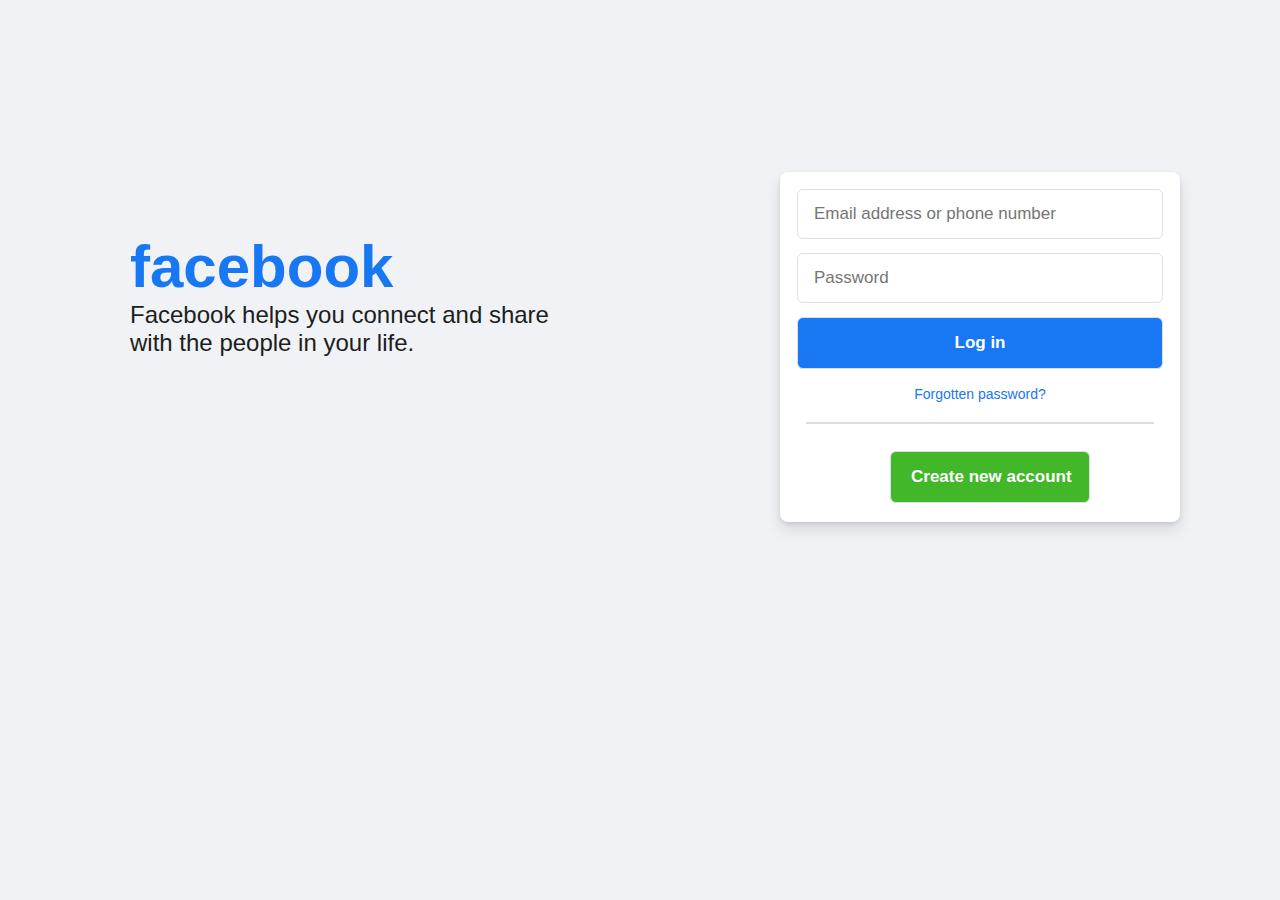
<file: login.html>
<!DOCTYPE html>
<html lang="en">
<head>
    <meta charset="UTF-8">
    <meta name="viewport" content="width=device-width, initial-scale=1.0">
    <link rel="stylesheet" href="syle1.css">
    <title>Document</title>
</head>
<body>
    <section>
        <div>
            <h1>facebook</h1>
            <p class="p1">Facebook helps you connect and share with the people in your life.</p>

        </div>

        <div class="d2">
            <form onsubmit="formvalidate()" class="formval" action="index.html">
                <div id="error"></div>
        
                <input type="text" name="email" class="email" id="email" placeholder="Email address or phone number">
                <input type="text" name="password" class="pass" id="password" placeholder="Password">
                <input type="submit" class="login" value="Log in">
                <a href=""><p>Forgotten password?</p></a>
                <div class="line"></div>
                <input type="submit" value="Create new account" class="newacc">
            </form>
        </div>
    </section>




    <script src="main.js"></script>
</body>
</html>
</file>
<file: syle1.css>
*{
    margin: 0;
    padding: 0;
    box-sizing: border-box;
    font-family: sans-serif;
    background: #f0f2f5;

}
section{
    display: flex;
    justify-content: space-evenly;
    margin-top: 100px;
    padding-bottom: 112px;
    padding-top: 72px;
}

.formval{
    display: flex;
    flex-direction: column;
    width: 400px;
    height: 350px;
    padding: 10px;
    background-color: white;
    border-radius: 8px;
    box-shadow: 0px 2px 4px rgba(0, 0, 0, .1) , 0px 8px 16px rgba(0, 0, 0, .1) ;
    /* margin-left: 60px; */
}
.formval input{
    margin: 7px;
    background-color: white;
    border: 1px solid #dddfe2 ;
    border-radius: 6px;
    padding: 15px 20px 15px 20px;
    font-size: 17px;
}
.formval .email{
    padding: 14px 16px;
    font-size: 17px;
}
.formval .pass{
    padding: 14px 16px;
    font-size: 17px;
}
.formval .login{
    background-color:#1877f2;
    color: white;
    font-weight: 600;
    cursor: pointer;
}
.formval p{
    background-color: white;
    color: #1877f2;
    text-align: center;
    font-size: 14px;
}
.formval a{
    text-decoration: none;
    margin-top: 10px;

}
.formval .line{
    border: 1px solid #dadde1;
    text-align: center;
    margin: 20px 16px;
}
.formval .newacc{
    width: 200px;
    /* margin: auto; */
    margin-left: 100px;
    background-color: #42b72a;
    color: white;
    font-weight: bold;
    /* margin-right: 100%; */
}
div{
    margin-left: 130px;
    padding-right: 100px;

}
h1{
    color: #1877f2;
    /* height: 106px; */
    font-size: 60px;
    margin-top: 60px;
    font-weight: bolder;
    font-family: inherit;
}
.p1{
    color: #1c1e21;
    font-size: 24px;
}
</file>
